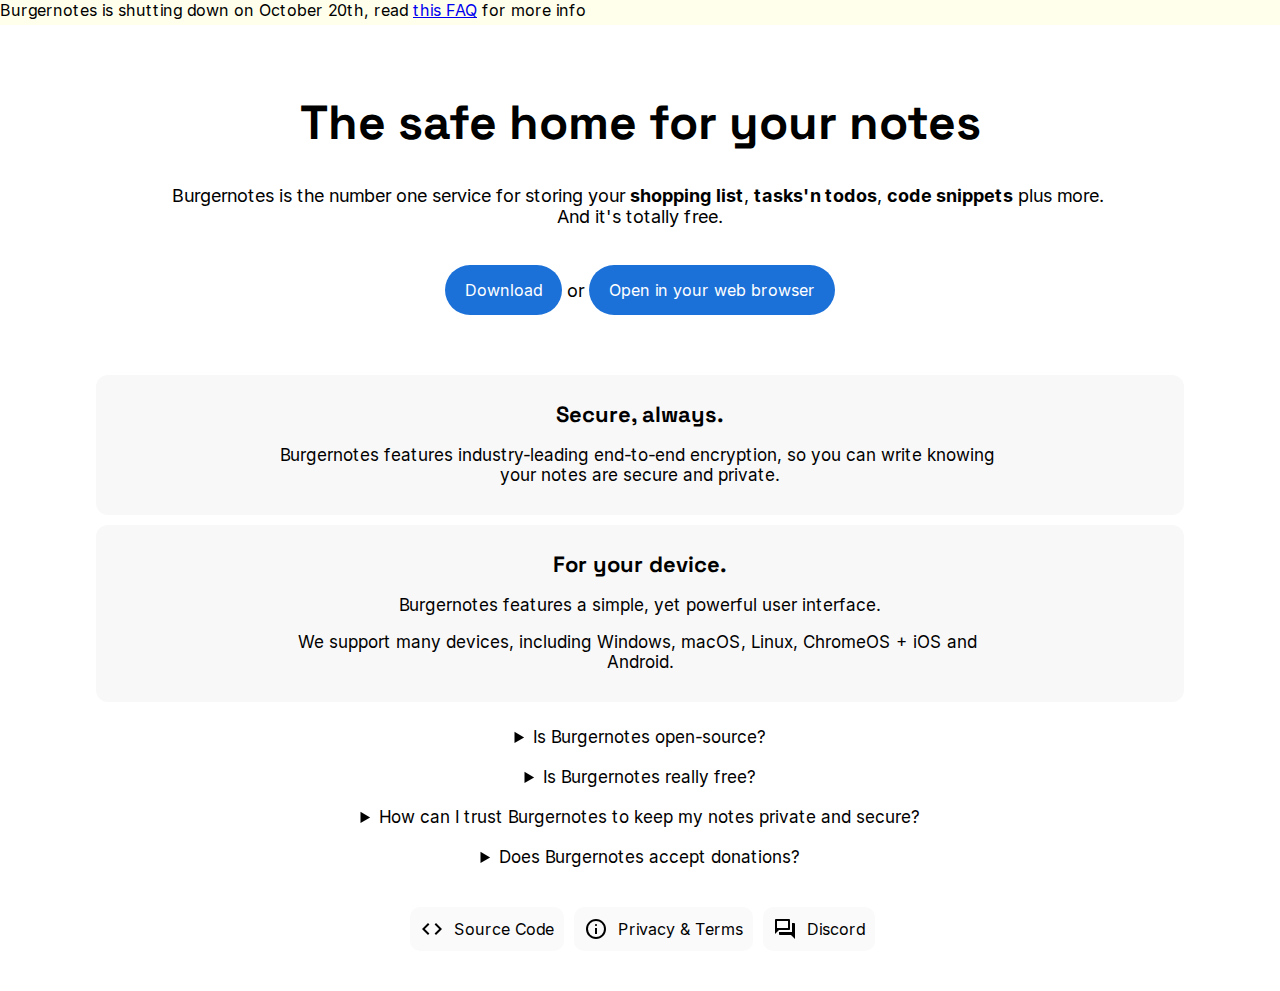
<file: index.html>
<!DOCTYPE html>
<html lang="en">

<head>
    <title>Burgernotes</title>
    <meta charset="UTF-8" />
    <meta http-equiv="X-UA-Compatible" content="IE=edge" />
    <meta name="viewport" content="width=device-width, initial-scale=1, maximum-scale=1">
    <link rel="stylesheet" type="text/css" href="/static/css/style.css" />
    <meta content="Burgernotes" property="og:title" />
    <meta content="A simple note-taking app!" property="og:description" />
    <link rel="icon" href="/static/svg/favicon.svg">
</head>

<p class="alertDiv">Burgernotes is shutting down on October 20th, read <a href="/shutdown">this FAQ</a> for more info</p>

<body>
    <br><br><br>
    <div class="mainDiv">
        <div class="startDiv">
            <h1>The safe home for your notes</h1>
            <p class="burgerText">Burgernotes is the number one service for storing your <b>shopping list</b>, <b>tasks'n todos</b>, <b>code snippets</b> plus more. And it's totally free.</p>
            <br>
            <div class="hAlign downloadDiv">
                <a href="/download"><div class="vAlign"><text>Download</text></div></a>
                <div class="vAlign"><p> or </p></div>
                <a href="/app"><div class="vAlign"><text>Open in your web browser</text></div></a>
            </div>
            <br><br>
            <br>
        </div>

        <div class="feature black">
            <h1>Secure, always.</h1>
            <p>Burgernotes features industry-leading end-to-end encryption, so you can write knowing your notes are secure and private.</p>
        </div>

        <div class="feature black">
            <h1>For your device.</h1>
            <p>Burgernotes features a simple, yet powerful user interface.</p>
            <p>We support many devices, including Windows, macOS, Linux, ChromeOS + iOS and Android.</p>
        </div>

        <div class="feature" style="background-color: rgba(0, 0, 0, 0); margin-bottom: 0;">
            <details>
                <summary>Is Burgernotes open-source?</summary>
                <br>
                Burgernotes is licensed under the free and open-source license GNU AGPL v3.0, which guarantees your right to be able to use, modify, and share Burgernotes freely without restrictions.<br>
                <br>Unlike many other services, both our client and server software is open source, allowing you to self-host Burgernotes if you'd like.
            </details>
            <br>
            <details>
                <summary>Is Burgernotes really free?</summary>
                <br>
                Yes! We offer 25MB of storage by default, however you may request more by emailing support@cta.social. <br>There's no catch to this, we promise not to sell your data, and we don't display ads.
            </details>
            <br>
            <details>
                <summary>How can I trust Burgernotes to keep my notes private and secure?</summary>
                <br>
                We use bleeding-edge industry-leading encryption (AES-256 CBC) to keep your notes secure.<br>End-to-end encryption ensures your notes are only visible to you, not us, or anyone else. Our source code is fully open, meaning anyone can audit our encryption.<br>Our encryption is constantly recieving updates to remain on the very tip of what is most secure.
            </details>
            <br>
            <details>
                <summary>Does Burgernotes accept donations?</summary>
                <br>
                Yes! Donations of any amount is appreciated to keep Burgernotes running. <br>You may donate at https://www.ailur.dev/donate, the non-profit software project behind Burgernotes.
            </details>
        </div>

        <div class="links">
            <a href="https://concord.hectabit.org/hectabit/burgernotes"><img src="/static/svg/code.svg" alt=""><div class="vAlign">Source Code</div></a>
            <a href="/privacy"><img src="/static/svg/info.svg" alt=""><div class="vAlign">Privacy &amp; Terms</div></a>
            <a href="https://discord.gg/8EbKTjmH2d"><img src="/static/svg/forum.svg" alt=""><div class="vAlign">Discord</div></a>
        </div>
        <br>
    </div>
</body>

</html>
</file>
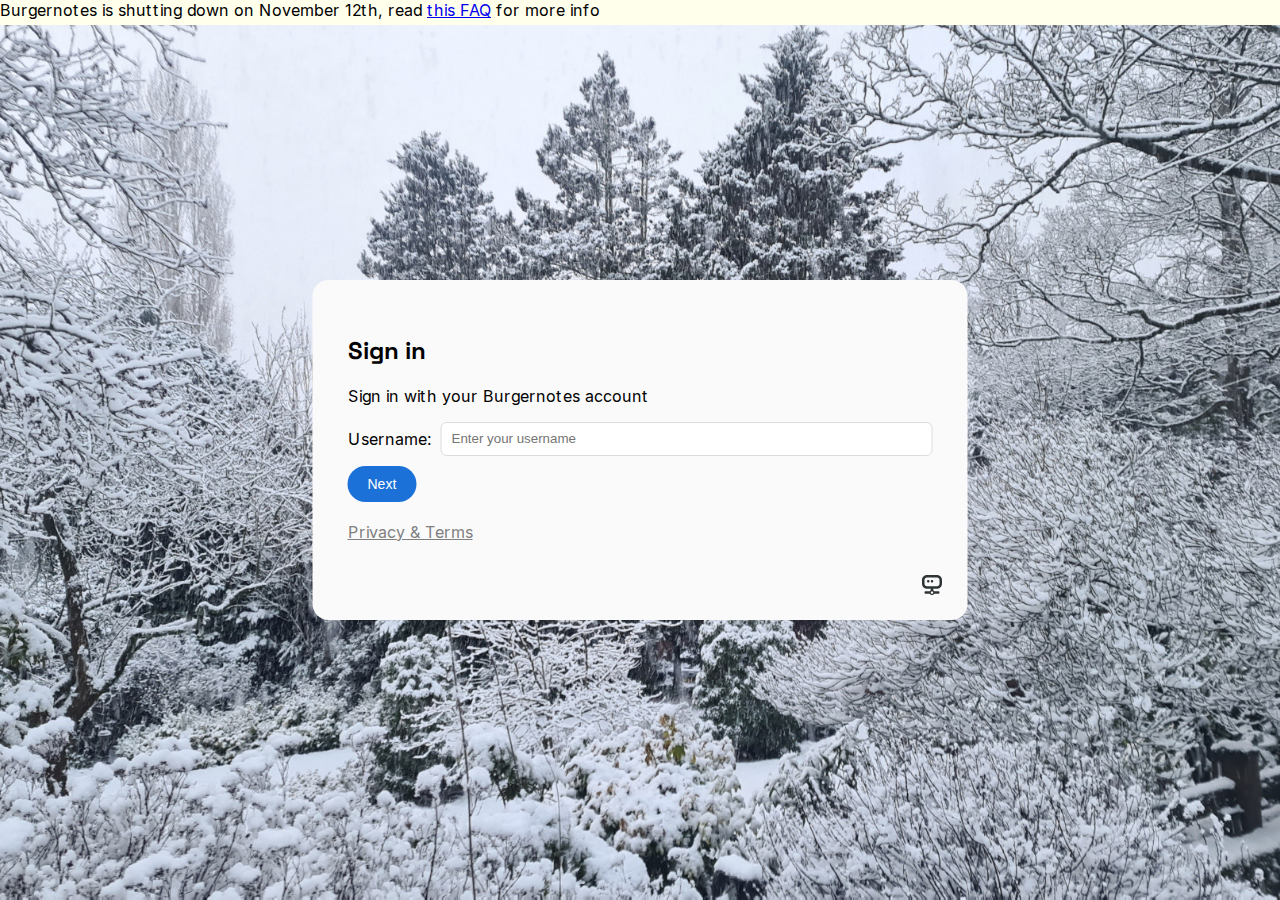
<file: app/index.html>
<!DOCTYPE html>
<html lang="en">

<head>
    <title>Burgernotes</title>
    <meta charset="UTF-8" />
    <meta http-equiv="X-UA-Compatible" content="IE=edge" />
    <meta name="viewport" content="width=device-width, initial-scale=1, maximum-scale=1">
    <link rel="stylesheet" type="text/css" href="/static/css/style.css"/>
    <script type="text/javascript" src="/static/js/hash-wasm.js"></script>
    <link rel="icon" href="/static/svg/favicon.svg">
</head>

<noscript>
    <meta http-equiv="refresh" content="0; url=/login"/>
</noscript>

<body>
    <div class="topBar" id="topBar">
        <div class="modernToolbar">
            <button class="usernameBox hidden" onclick="handleGesture()" id="backButton"><div class="vcenter"><img alt="Back arrow" src="/static/svg/arrow-back.svg"></div></button>
            <button class="count" id="wordCountBox">0 words</button>
            <button id="usernameBox" class="usernameBox"><div class="vcenter"><img alt="Account settings" src="/static/svg/acct-settings.svg"></div></button>
        </div>
    </div>

    <div id="notesBar" class="notesBar">
        <button id="newNote" class="newNote" style="margin-left: 5px;">
            <div class="vcenter"><img id="newNoteImage" draggable="false" alt="" src="/static/svg/add.svg"></div>
        </button>
        <button id="removeBox" class="newNote remove">
            <div class="vcenter"><img id="deleteNoteImage" draggable="false" alt="" src="/static/svg/delete.svg"></div>
        </button>
        <div id="notesDiv" class="notesDiv">
            <button class="loadingStuff" id="loadingStuff">Meow :3</button>
        </div>
    </div>

    <div id="optionsCoverDiv" class="optionsCoverDiv hidden">
        <div id="optionsDiv" class="optionsDiv hidden">
            <button class="exit" id="exitThing">X</button>
            <h3 class="w300">Your account</h3>
            <p id="usernameThing">Cannot connect to the server</p>
            <div class="section"></div>
            <p>Device settings</p>
            <div class="fontManipulator">
                <div class="vcenter"><text>Font size</text></div>
                <div class="vcenter textMinusBox"><button id="textMinusBox">-</button></div>
                <div class="vcenter textSizeBox"><text style="background-color: rgba(0, 0, 0, 0) !important;" id="textSizeBox">16px</text></div>
                <div class="vcenter"><button id="textPlusBox">+</button></div>
            </div>
            <div class="section"></div>
            <p>Storage</p>
            <progress id="storageProgressThing" value="0" max="100"></progress><br>
            <p id="storageThing">Cannot connect to the server</p>
            <div class="section"></div>
            <p>Account management</p>
            <button id="deleteMyAccountButton"><img src="/static/svg/delete_forever.svg" alt="">Delete account</button>
            <button id="changePasswordButton"><img src="/static/svg/password.svg" alt="">Change password</button>
            <button id="exportNotesButton"><img src="/static/svg/download.svg" alt="">Export notes</button>
            <button id="importNotesButton"><img src="/static/svg/upload.svg" alt="">Import notes</button>
            <button id="sessionManagerButton"><img src="/static/svg/list.svg" alt="">View sessions</button>
            <button class="lastButton" id="logOutButton"><img src="/static/svg/logout.svg" alt="">Log out</button>
        </div>
        <div id="sessionManagerDiv" class="optionsDiv hidden">
            <button class="exit" id="exitSessionsThing">X</button>
            <h3 class="w300">Session manager</h3>
            <p>Manage your sessions</p>
            <div class="section"></div>
            <div class="sessionDiv" id="sessionDiv">
            </div>
        </div>
        <div id="importDiv" class="optionsDiv hidden">
            <button class="exit" id="exitImportThing">X</button>
            <h3 class="w300">Import manager</h3>
            <p>Import your notes from your device</p>
            <div class="section"></div>
            <button onclick="uploadThing.click()" id="importFile">Browse</button>
            <button id="importFileConfirm">Upload</button>
        </div>
        <div id="errorDiv" class="optionsDiv hidden">
            <p id="errorMessageThing"></p>
            <input class="hidden" id="errorInput" type="text" placeholder=""><br>
            <button style="margin-bottom: 5px;" class="normalButton hidden" id="browseButton" onclick="uploadThing.click()">Browse</button>
            <button class="normalButton" id="closeErrorButton">Ok</button>
            <button class="normalButton hidden" id="cancelErrorButton">Cancel</button>
        </div>
    </div>

    <div class="noteBox" id="noteBoxDiv">
        <div id="noteBox" class="noteBoxText"></div>
    </div>
    <input type="file" id="uploadThing" class="hidden"> <!-- This is only ever .click()'d so it doesn't need to be styled -->

    <script>
        document.addEventListener("DOMContentLoaded", function() {
            for (let i = 0; i < 40; i++) {
                notesDiv.appendChild(loadingStuff.cloneNode())
            }
            loadingStuff.remove()
        })
    </script>
    <script src="/static/js/pell.js"></script>
    <script type="text/javascript" src="/static/js/main.js"></script>
</body>

</html>
</file>
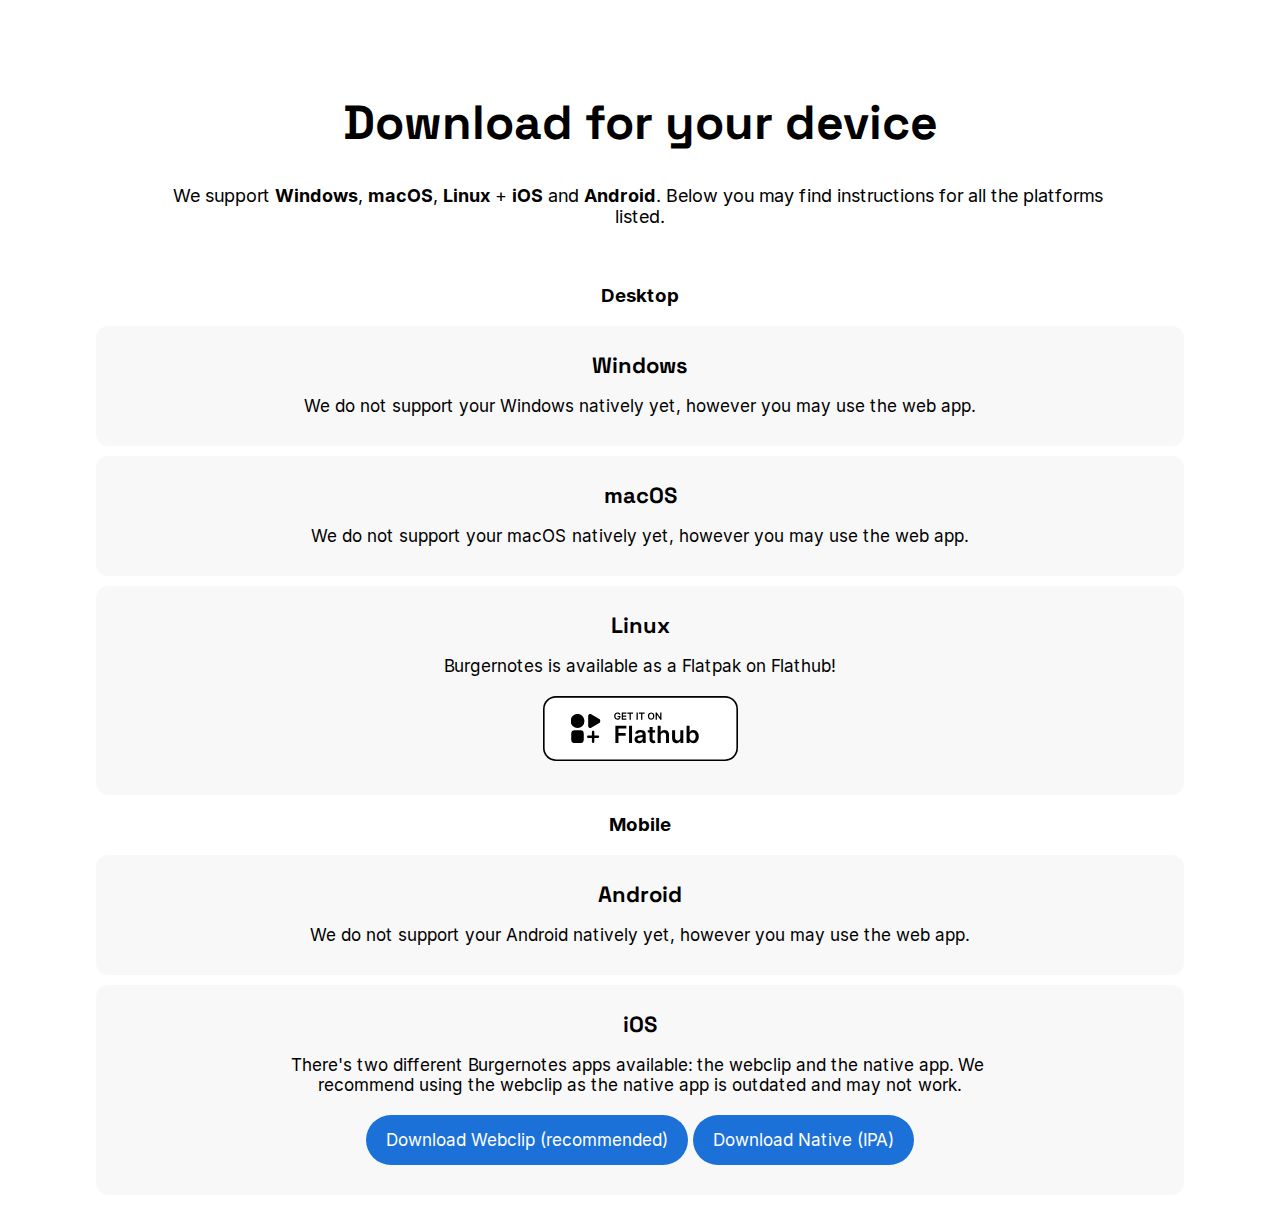
<file: download/index.html>
<!DOCTYPE html>
<html lang="en">

<head>
    <title>Download Burgernotes</title>
    <meta charset="UTF-8" />
    <meta http-equiv="X-UA-Compatible" content="IE=edge" />
    <meta name="viewport" content="width=device-width, initial-scale=1, maximum-scale=1">
    <link rel="stylesheet" type="text/css" href="/static/css/style.css" />
    <meta content="Burgernotes" property="og:title" />
    <meta content="A simple note-taking app!" property="og:description" />
    <link rel="icon" href="/static/svg/favicon.svg">
</head>

<body>
    <br><br><br>
    <div class="mainDiv">
    <div class="startDiv">
        <h1>Download for your device</h1>
        <p class="burgerText">We support <b>Windows</b>, <b>macOS</b>, <b>Linux</b> + <b>iOS</b> and <b>Android</b>. Below you may find instructions for all the platforms listed.</p>
        <br>
    </div>

    <h3>Desktop</h3>
    <div class="feature black"><h1>Windows</h1>
    <p>We do not support your Windows natively yet, however you may use the web app.</p></div>
    <div class="feature black"><h1>macOS</h1>
    <p>We do not support your macOS natively yet, however you may use the web app.</p></div>
    <div class="feature black"><h1>Linux</h1>
    <p>Burgernotes is available as a Flatpak on Flathub!</p><br>
    <a style="padding: 0; margin-top: 5px; background-color: rgba(0, 0, 0, 0);" href="https://flathub.org/apps/org.hectabit.Burgernotes">
    <img height="65px" src="/static/svg/flathublight.svg"></div>
    </a>
    <h3>Mobile</h3>
    <div class="feature black"><h1>Android</h1>
    <p>We do not support your Android natively yet, however you may use the web app.</p></div>
    <div class="feature black"><h1>iOS</h1>
    <p>There's two different Burgernotes apps available: the webclip and the native app. We recommend using the webclip as the native app is outdated and may not work.</p>
    <br>
    <div class="hAlign downloadDiv">
        <a href="/static/burgernotes.mobileconfig">Download Webclip (recommended)</a>
        &nbsp
        <a href="https://centrifuge.hectabit.org/HectaBit/Burgernotes-iOS/releases/download/b1.0.0/Burgernotes.ipa">Download Native (IPA)</a>
    </div>
    </div>
</div>
    <br>
</body>

</html>
</file>
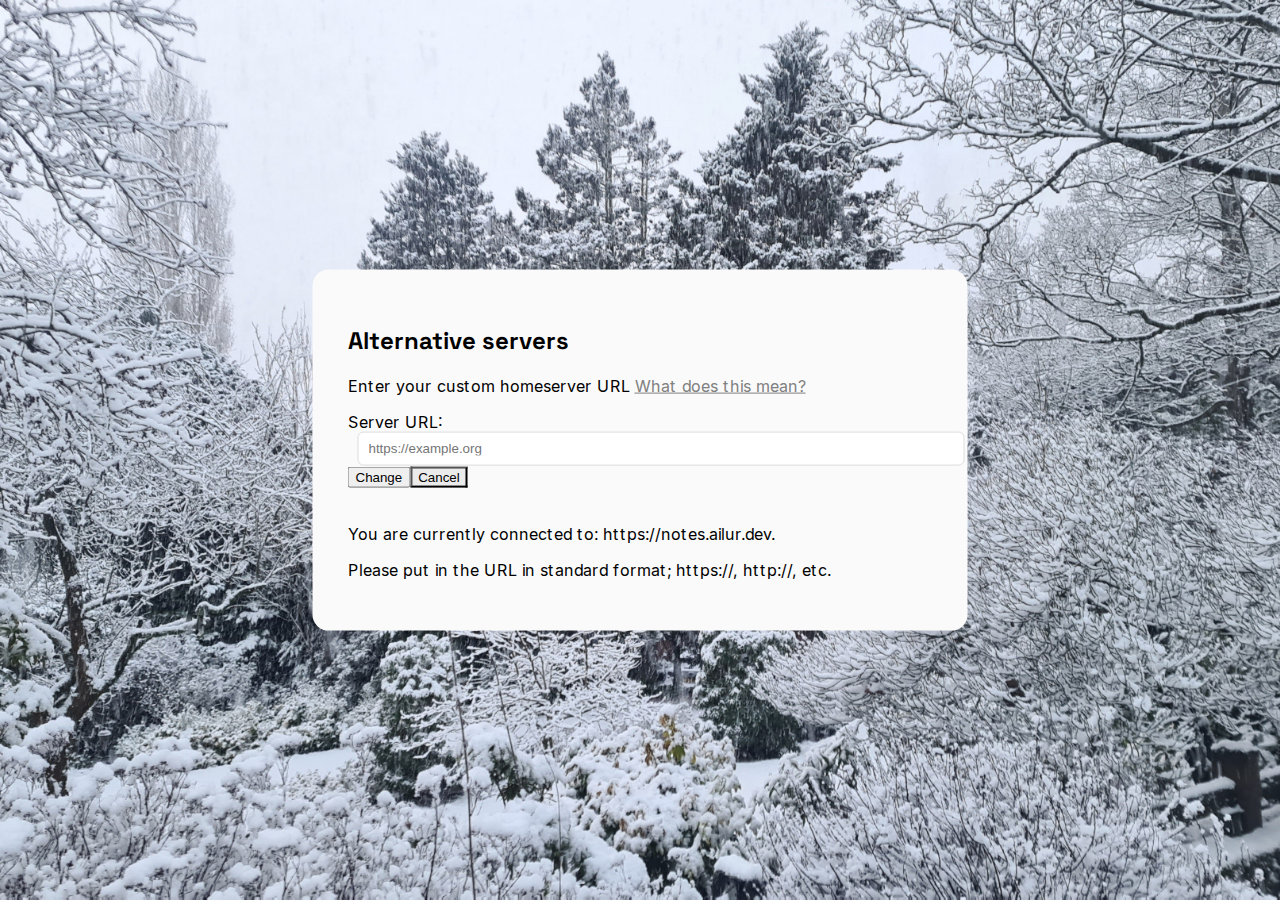
<file: homeserver/index.html>
<!DOCTYPE html>
<html lang="en">

<head>
    <title>Homeserver - Burgernotes</title>
    <meta charset="UTF-8">
    <meta http-equiv="X-UA-Compatible" content="IE=edge">
    <meta name="viewport" content="width=device-width, initial-scale=1, maximum-scale=1">
    <link rel="stylesheet" type="text/css" href="../static/css/style.css">
    <link rel="icon" href="/static/svg/favicon.svg">
    <script src="/static/js/hash-wasm.js"></script>
</head>

<body>
    <img src="/static/img/background.jpg" class="background" alt="">
    <div class="inoutdiv">
        <h2>Alternative servers</h2>
        <p>Enter your custom homeserver URL <a href="/">What does this mean?</a></p>

        <span id="inputNameBox" style="margin-right: 5px;color: var(--text-color);">Server URL:</span><input type="text" placeholder="https://example.org" id="homeserverBox"><br>
        <button id="changeButton">Change</button><button class="nonimportant" id="backButton">Cancel</button><br><br>

        <p id="statusBox">Loading...</p>
        <p>Please put in the URL in standard format; https://, http://, etc.</p>
    </div>

    <script type="text/javascript" src="/static/js/homeserver.js"></script>
</body>

</html>
</file>
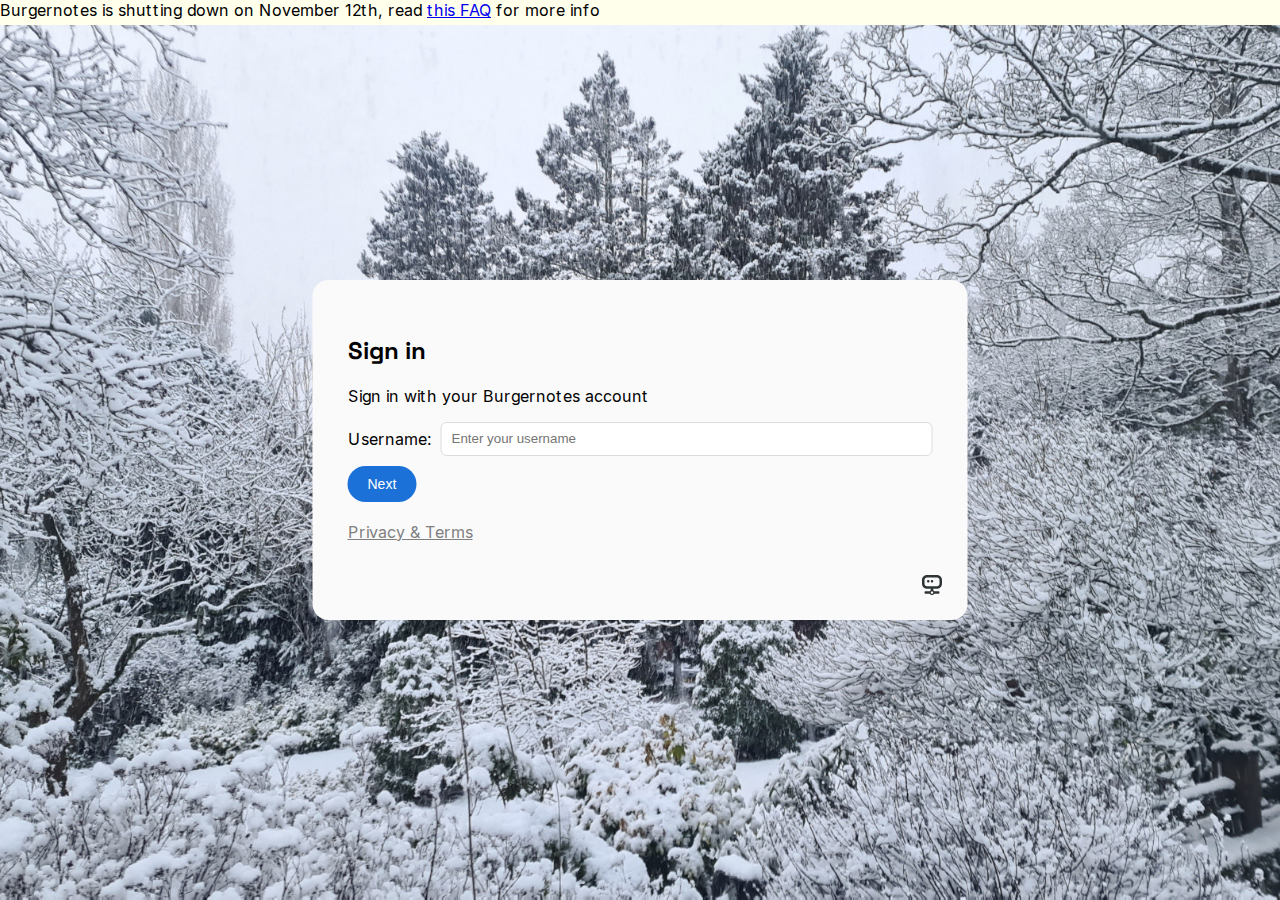
<file: login/index.html>
<!DOCTYPE html>
<html lang="en">

<head>
    <title>Sign in - Burgernotes</title>
    <meta charset="UTF-8" />
    <meta http-equiv="X-UA-Compatible" content="IE=edge" />
    <meta name="viewport" content="width=device-width, initial-scale=1, maximum-scale=1">
    <link rel="stylesheet" type="text/css" href="/static/css/style.css" />
    <script src="/static/js/hash-wasm.js"></script>
    <link rel="icon" href="/static/svg/favicon.svg">
</head>

<p class="alertDiv">Burgernotes is shutting down on November 12th, read <a href="/shutdown">this FAQ</a> for more info</p>

<body>
    <img src="/static/img/background.jpg" class="background" alt="">
    <div class="inoutdiv">
        <noscript>
            <style>
                .checkMark {
                    width: inherit !important;
                    height: inherit !important;
                    display: block !important;
                    position: fixed !important;
                    left: 50%;
                    top: 50%;
                    transform: translate(calc(-50% - 125px), calc(-50% - 16px));
                }

                .noContent {
                    display: inherit;
                }

                .content {
                    display: none;
                }

                .checkMark:checked ~ .content {
                    display: inherit !important;
                }

                .checkMark:checked ~ .noContent {
                    display: none !important;
                }

                .checkMark:checked {
                    display: none !important;
                }
            </style>
        </noscript>
        <input type="checkbox" class="checkMark">
        <div class="noContent">
            <h2 style="display: block !important;">Your web browser is unsupported</h2>
            <p>Please enable JavaScript in your web browser to continue</p>
            <p style="margin-bottom: 135px;">False alarm? Click the     checkmark to ignore this warning.</p>
        </div>
        <div class="content">
            <h2>Sign in</h2>
            <p id="statusBox"></p>
            <div class="inputContainer" id="inputContainer">
                <div class="vAlign"><span id="inputNameBox"></span></div>
                <input id="usernameBox" class="hidden" type="text" placeholder="Enter your username">
                <input id="passwordBox" class="hidden" type="password" placeholder="Enter your password">
            </div>
            <button class="clickButton" id="signupButton">Next</button>
            <button id="backButton" class="clickButton hidden nonimportant">Back</button>
            <br><br>
            <div style="display: flex;"><p class="hidden" id="homeserver">Your homeserver is loading... </p><div style="display: flex;flex-direction: column;justify-content: center;"><a class="hidden" href="/homeserver">Change</a></div></div>
            <a class="iconbutton" title="Change homeserver" href="/homeserver/"><div class="vcenter"><img src="/static/svg/server.svg" alt="Homeservers"></div></a>
            <a href="/privacy/">Privacy &amp; Terms</a>
        </div>
    </div>

    <script type="text/javascript" src="../static/js/login.js"></script>
</body>
</file>
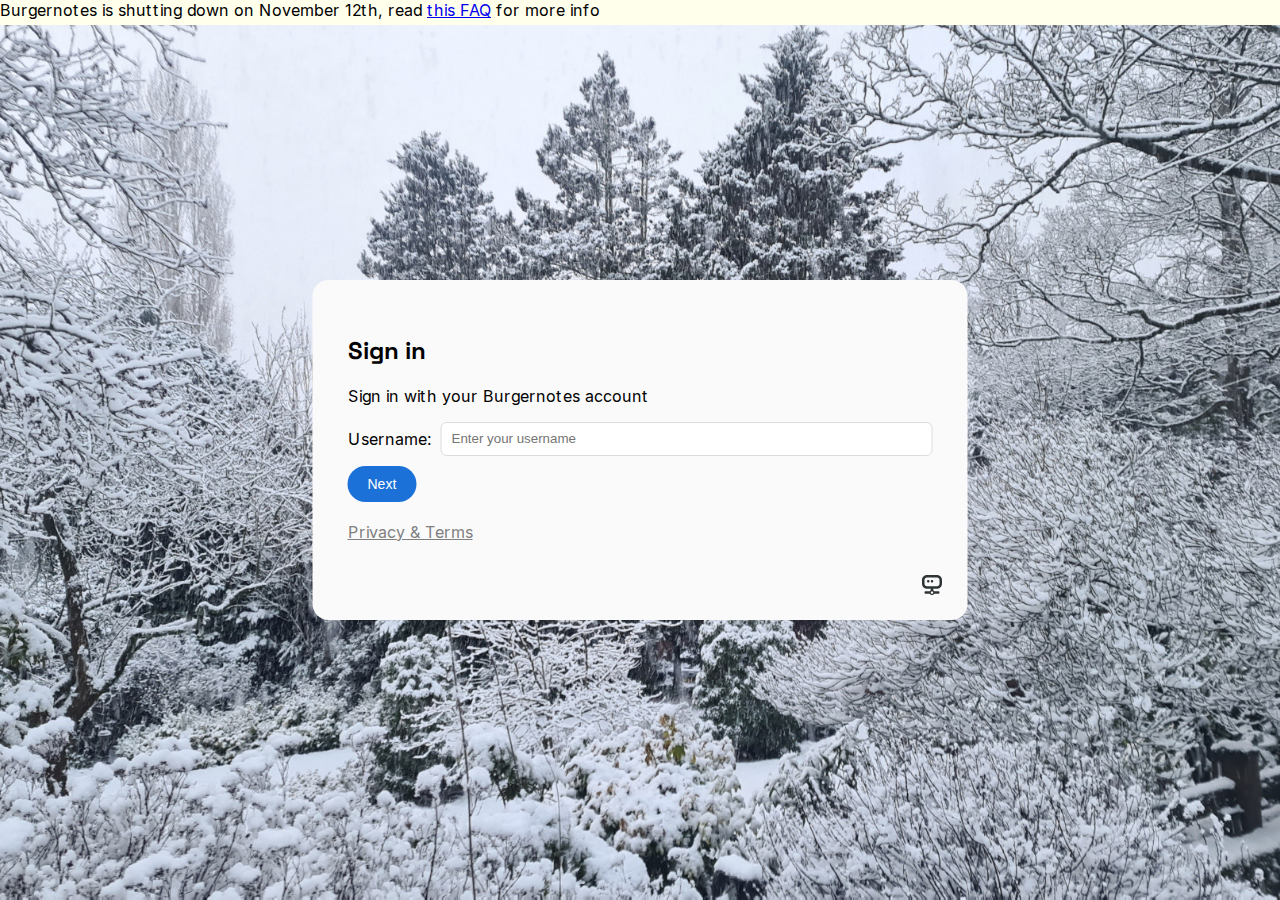
<file: logout/index.html>
<!DOCTYPE html>
<html lang="en">

<head>
    <title>Burgernotes</title>
    <meta charset="UTF-8" />
    <meta http-equiv="X-UA-Compatible" content="IE=edge" />
    <link rel="icon" href="/static/svg/favicon.svg">
</head>
<p>Logging out...</p>
<script src="/static/js/logout.js"></script>
</file>
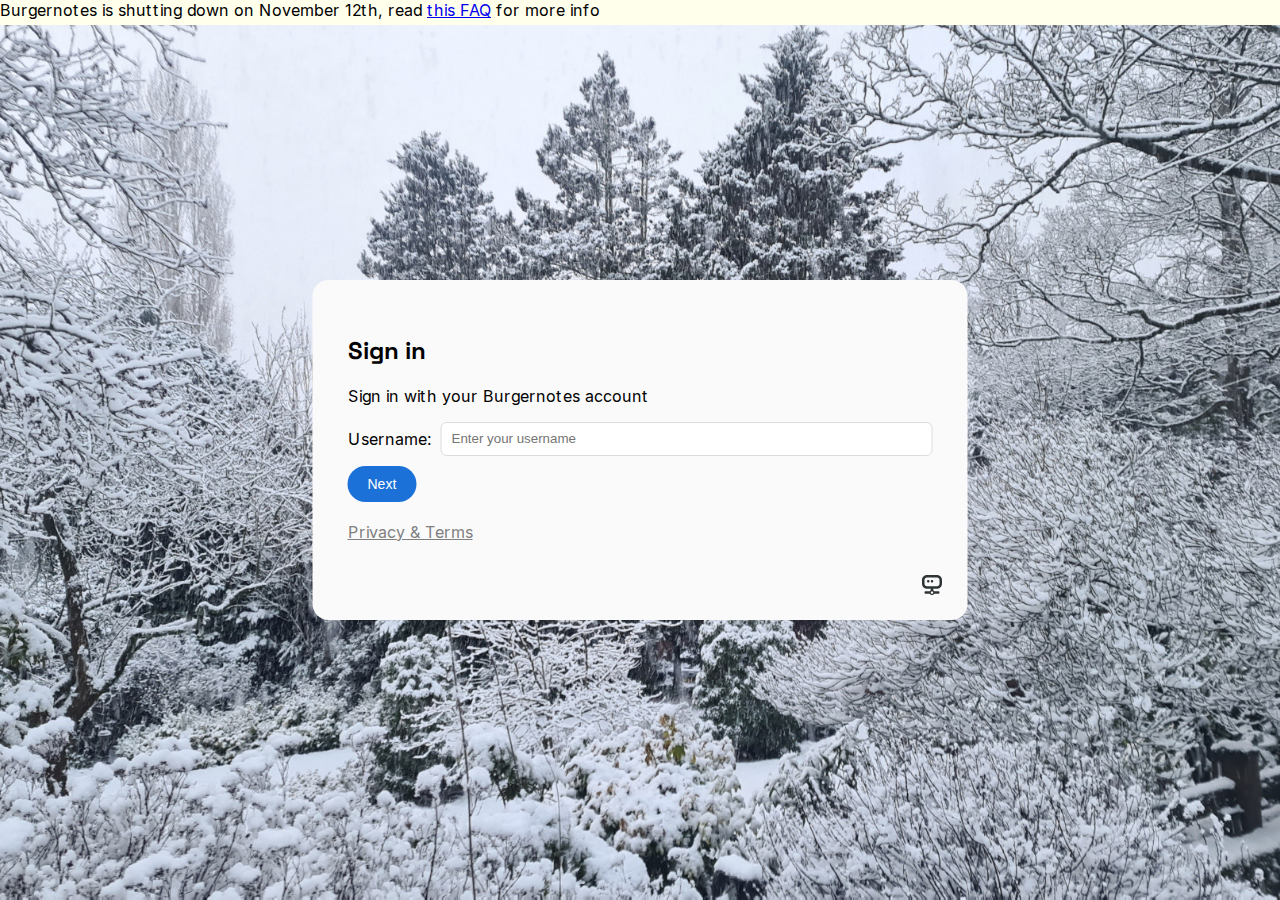
<file: migrate/index.html>
<!DOCTYPE html>
<html lang="en">
<head>
    <title>Burgernotes</title>
    <meta charset="UTF-8" />
    <meta http-equiv="X-UA-Compatible" content="IE=edge" />
    <meta name="viewport" content="width=device-width, initial-scale=1, maximum-scale=1">
    <link rel="stylesheet" type="text/css" href="/static/css/style.css"/>
    <script type="text/javascript" src="/static/js/hash-wasm.js"></script>
    <script type="text/javascript" src="/static/js/crypto-js.js"></script>
    <script type="text/javascript" src="/static/js/migrate.js"></script>
    <link rel="icon" href="/static/svg/favicon.svg">
</head>
<body>
    <img src="/static/img/background.jpg" class="background" alt="">
    <div class="inoutdiv">
        <noscript>
            <style>
                .checkMark {
                    width: inherit !important;
                    height: inherit !important;
                    display: block !important;
                    position: fixed !important;
                    left: 50%;
                    top: 50%;
                    transform: translate(calc(-50% - 125px), calc(-50% - 16px));
                }

                .noContent {
                    display: inherit;
                }

                .content {
                    display: none;
                }

                .checkMark:checked ~ .content {
                    display: inherit !important;
                }

                .checkMark:checked ~ .noContent {
                    display: none !important;
                }

                .checkMark:checked {
                    display: none !important;
                }
            </style>
        </noscript>
        <input type="checkbox" class="checkMark">
        <div class="noContent">
            <h2 style="display: block !important;">Your web browser is unsupported</h2>
            <p>Please enable JavaScript in your web browser to continue</p>
            <p style="margin-bottom: 135px;">False alarm? Click the     checkmark to ignore this warning.</p>
        </div>
        <div class="content">
            <h2 id="title">Burgernotes Migrator</h2>
            <p id="information">Welcome to the Burgernotes Migration wizard! Before we begin migration, there are a few things you should know.</p>
            <button onclick="buttonClick()" class="clickButton">Continue</button>
            <button id="backButton" onclick="back()" class="clickButton nonimportant hidden">Back</button>
        </div>
    </div>
</body>
</html>
</file>
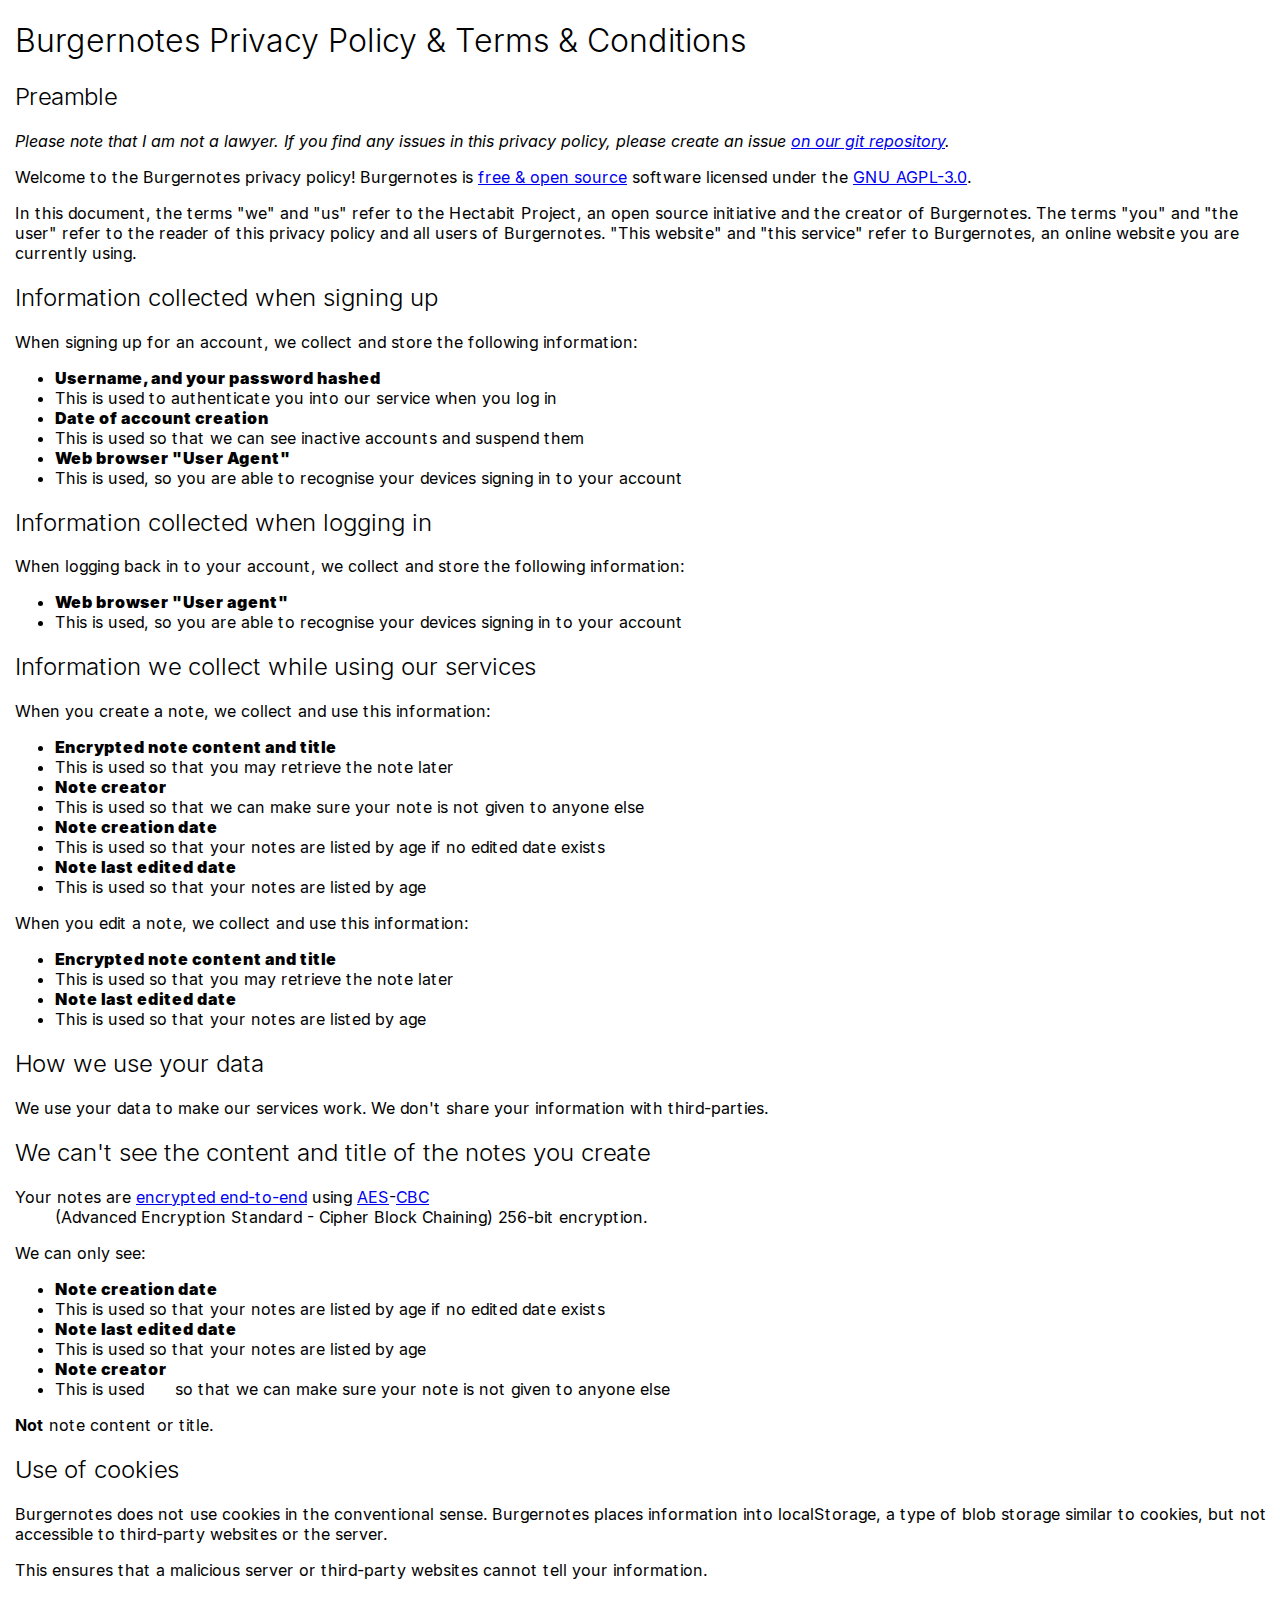
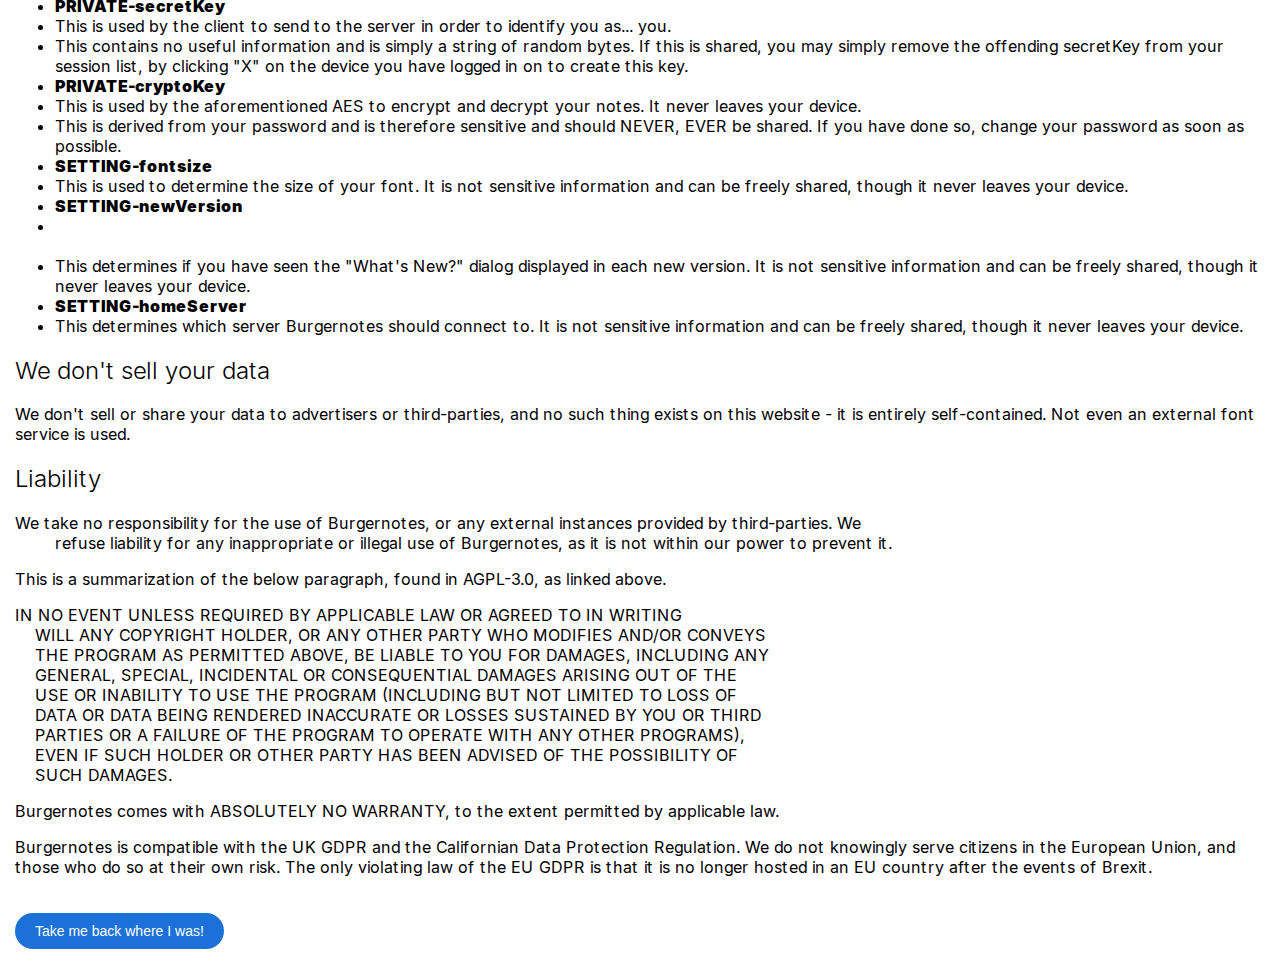
<file: privacy/index.html>
<!DOCTYPE html>
<html lang="en">

<head>
    <title>Burgernotes Privacy &amp; Terms</title>
    <meta charset="UTF-8" />
    <meta http-equiv="X-UA-Compatible" content="IE=edge" />
    <meta name="viewport" content="width=device-width, initial-scale=1, maximum-scale=1">
    <link rel="stylesheet" type="text/css" href="/static/css/style.css" />
    <link rel="icon" href="/static/svg/favicon.svg">
    <script src="/static/js/back.js"></script>
</head>

<body>
    <h1 class="w300">Burgernotes Privacy Policy &amp; Terms & Conditions</h1>
    <h2 class="w300">Preamble</h2>
    <p><i>Please note that I am not a lawyer. If you find any issues in this privacy policy, please create an issue <a href="https://concord.hectabit.org/HectaBit/Burgernotes/issues/new">on our git repository</a>.</i></p>
    <p>Welcome to the Burgernotes privacy policy! Burgernotes is <a
             href="https://concord.hectabit.org/hectabit/burgernotes">free & open source</a> software licensed under the <a
            href="https://www.gnu.org/licenses/agpl-3.0.en.html">GNU AGPL-3.0</a>.</p>
    <p>In this document, the terms "we" and "us" refer to the Hectabit Project, an open source initiative and the creator of Burgernotes. The terms "you" and "the user" refer to the reader of this privacy policy and all users of Burgernotes. "This website" and "this service" refer to Burgernotes, an online website you are currently using.</p>
    <h2 class="w300">Information collected when signing up</h2>
    <p>When signing up for an account, we collect and store the following information:</p>
    <ul>
        <li class="w900">Username, and your password hashed</li>
        <li>This is used to authenticate you into our service when you log in</li>
        <li class="w900">Date of account creation</li>
        <li>This is used so that we can see inactive accounts and suspend them</li>
        <li class="w900">Web browser "User Agent"</li>
        <li>This is used, so you are able to recognise your devices signing in to your account</li>
    </ul>
    <h2 class="w300">Information collected when logging in</h2>
    <p>When logging back in to your account, we collect and store the following information:</p>
    <ul>
        <li class="w900">Web browser "User agent"</li>
        <li>This is used, so you are able to recognise your devices signing in to your account</li>
    </ul>
    <h2 class="w300">Information we collect while using our services</h2>
    <p>When you create a note, we collect and use this information:</p>
    <ul>
        <li class="w900">Encrypted note content and title</li>
        <li>This is used so that you may retrieve the note later</li>
        <li class="w900">Note creator</li>
        <li>This is used so that we can make sure your note is not given to anyone else</li>
        <li class="w900">Note creation date</li>
        <li>This is used so that your notes are listed by age if no edited date exists</li>
        <li class="w900">Note last edited date</li>
        <li>This is used so that your notes are listed by age</li>
    </ul>
    <p>When you edit a note, we collect and use this information:</p>
    <ul>
        <li class="w900">Encrypted note content and title</li>
        <li>This is used so that you may retrieve the note later</li>
        <li class="w900">Note last edited date</li>
        <li>This is used so that your notes are listed by age</li>
    </ul>
    <h2 class="w300">How we use your data</h2>
    <p>We use your data to make our services work. We don't share your information with third-parties.</p>
    <h2 class="w300">We can't see the content and title of the notes you create</h2>
    <p>Your notes are <a href="https://en.wikipedia.org/wiki/End-to-end_encryption">encrypted end-to-end</a> using <a href="https://en.wikipedia.org/wiki/Advanced_Encryption_Standard">AES</a>-<a href="https://en.wikipedia.org/wiki/Block_cipher_mode_of_operation">CBC</a>
        (Advanced Encryption Standard - Cipher Block Chaining) 256-bit encryption.</p>
    <p>We can only see:</p>
    <ul>
        <li class="w900">Note creation date</li>
        <li>This is used so that your notes are listed by age if no edited date exists</li>
        <li class="w900">Note last edited date</li>
        <li>This is used so that your notes are listed by age</li>
        <li class="w900">Note creator</li>
        <li>This is used	so that we can make sure your note is not given to anyone else</li>
    </ul>
    <p><b>Not</b> note content or title.</p>
    <h2 class="w300">Use of cookies</h2>
    <p>Burgernotes does not use cookies in the conventional sense. Burgernotes places information into localStorage, a type of blob storage similar to cookies, but not accessible to third-party websites or the server.</p>
    <p>This ensures that a malicious server or third-party websites cannot tell your information.</p>
    <ul>
        <li class="w900">PRIVATE-secretKey</li>
        <li>This is used by the client to send to the server in order to identify you as... you.</li>
        <li>This contains no useful information and is simply a string of random bytes. If this is shared, you may simply remove the offending secretKey from your session list, by clicking "X" on the device you have logged in on to create this key.</li>
        <li class="w900">PRIVATE-cryptoKey</li>
        <li>This is used by the aforementioned AES to encrypt and decrypt your notes. It never leaves your device.</li>
        <li>This is derived from your password and is therefore sensitive and should NEVER, EVER be shared. If you have done so, change your password as soon as possible.</li>
        <li class="w900">SETTING-fontsize</li>
        <li>This is used to determine the size of your font. It is not sensitive information and can be freely shared, though it never leaves your device.</li>
        <li class="w900">SETTING-newVersion<li>
        <li>This determines if you have seen the "What's New?" dialog displayed in each new version. It is not sensitive information and can be freely shared, though it never leaves your device.</li>
        <li class="w900">SETTING-homeServer</li>
        <li>This determines which server Burgernotes should connect to. It is not sensitive information and can be freely shared, though it never leaves your device.</li>
    </ul>
    <h2 class="w300">We don't sell your data</h2>
    <p>We don't sell or share your data to advertisers or third-parties, and no such thing exists on this website - it is entirely self-contained. Not even an external font service is used.</p>
    <h2 class="w300">Liability</h2>
    <p>We take no responsibility for the use of Burgernotes, or any external instances provided by third-parties. We
        refuse liability for any inappropriate or illegal use of Burgernotes, as it is not within our power to prevent it.</p>
    <p>This is a summarization of the below paragraph, found in AGPL-3.0, as linked above.</p>
    <p>IN NO EVENT UNLESS REQUIRED BY APPLICABLE LAW OR AGREED TO IN WRITING
    WILL ANY COPYRIGHT HOLDER, OR ANY OTHER PARTY WHO MODIFIES AND/OR CONVEYS
    THE PROGRAM AS PERMITTED ABOVE, BE LIABLE TO YOU FOR DAMAGES, INCLUDING ANY
    GENERAL, SPECIAL, INCIDENTAL OR CONSEQUENTIAL DAMAGES ARISING OUT OF THE
    USE OR INABILITY TO USE THE PROGRAM (INCLUDING BUT NOT LIMITED TO LOSS OF
    DATA OR DATA BEING RENDERED INACCURATE OR LOSSES SUSTAINED BY YOU OR THIRD
    PARTIES OR A FAILURE OF THE PROGRAM TO OPERATE WITH ANY OTHER PROGRAMS),
    EVEN IF SUCH HOLDER OR OTHER PARTY HAS BEEN ADVISED OF THE POSSIBILITY OF
    SUCH DAMAGES.</p>
    <p>Burgernotes comes with ABSOLUTELY NO WARRANTY, to the extent permitted by applicable law.</p>
    <p>Burgernotes is compatible with the UK GDPR and the Californian Data Protection Regulation. We do not knowingly serve citizens in the European Union, and those who do so at their own risk. The only violating law of the EU GDPR is that it is no longer hosted in an EU country after the events of Brexit.</p>
    <br>
    <button class="clickButton" onclick="back()">Take me back where I was!</button>
    <br><br>
</body>

<style>
    body {
        margin-left: 15px;
    }
</style>

</html>
</file>
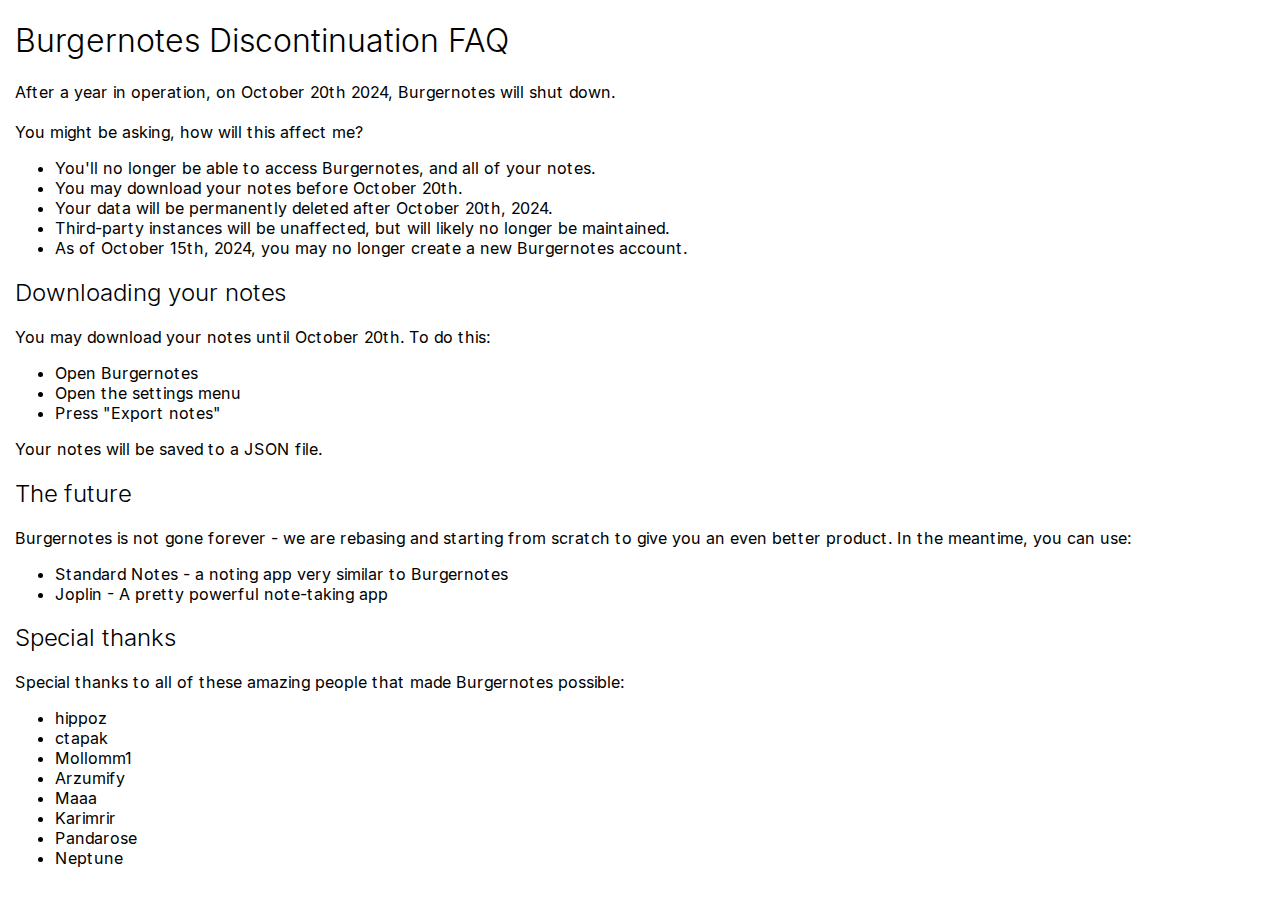
<file: shutdown/index.html>
<!DOCTYPE html>
<html lang="en">
<head>
    <title>Burgernotes</title>
    <meta charset="UTF-8" />
    <meta http-equiv="X-UA-Compatible" content="IE=edge" />
    <meta name="viewport" content="width=device-width, initial-scale=1, maximum-scale=1">
    <link rel="stylesheet" type="text/css" href="/static/css/style.css" />
    <link rel="icon" href="/static/svg/favicon.svg">
</head>
<body>
    <h1 class="w300">Burgernotes Discontinuation FAQ</h1>
    After a year in operation, on October 20th 2024, Burgernotes will shut down.
    <br><br>
    You might be asking, how will this affect me?
    <ul>
        <li>You'll no longer be able to access Burgernotes, and all of your notes.</li>
        <li>You may download your notes before October 20th.</li>
        <li>Your data will be permanently deleted after October 20th, 2024.</li>
        <li>Third-party instances will be unaffected, but will likely no longer be maintained.</li>
        <li>As of October 15th, 2024, you may no longer create a new Burgernotes account.</li>
    </ul>
    <h2 class="w300">Downloading your notes</h2>
    You may download your notes until October 20th. To do this:
    <ul>
        <li>Open Burgernotes</li>
        <li>Open the settings menu</li>
        <li>Press "Export notes"</li>
    </ul>
    Your notes will be saved to a JSON file.
    <h2 class="w300">The future</h2>
    Burgernotes is not gone forever - we are rebasing and starting from scratch to give you an even better product.
    In the meantime, you can use:
    <ul>
        <li>Standard Notes - a noting app very similar to Burgernotes</li>
        <li>Joplin - A pretty powerful note-taking app</li>
    </ul>
    <h2 class="w300">Special thanks</h2>
    Special thanks to all of these amazing people that made Burgernotes possible:
    <ul>
        <li>hippoz</li>
        <li>ctapak</li>
        <li>Mollomm1</li>
        <li>Arzumify</li>
        <li>Maaa</li>
        <li>Karimrir</li>
        <li>Pandarose</li>
        <li>Neptune</li>
        <li class="hidden" id="youThing"></li>
    </ul>
</body>

<style>
    body {
        margin-left: 15px;
        @media (prefers-color-scheme: dark) {
            color: white !important;
        }
    }
</style>

<script>
    fetch(localStorage.getItem("SETTING-homeServer") + "/api/userinfo", {
        method: "POST",
        body: JSON.stringify({
            secretKey: localStorage.getItem("PRIVATE-secretKey")
        }),
        headers: {
            "Content-type": "application/json; charset=UTF-8"
        }
    })
        .then((response) => {
            async function doStuff() {
                let responseData = await response.json()
                if (response.status === 200) {
                    let youThing = document.getElementById("youThing")
                    youThing.classList.remove("hidden")
                    youThing.innerText = "You, " + responseData["username"] + ", for using Burgernotes!"
                }
            }
            doStuff()
        })
</script>

</html>
</file>
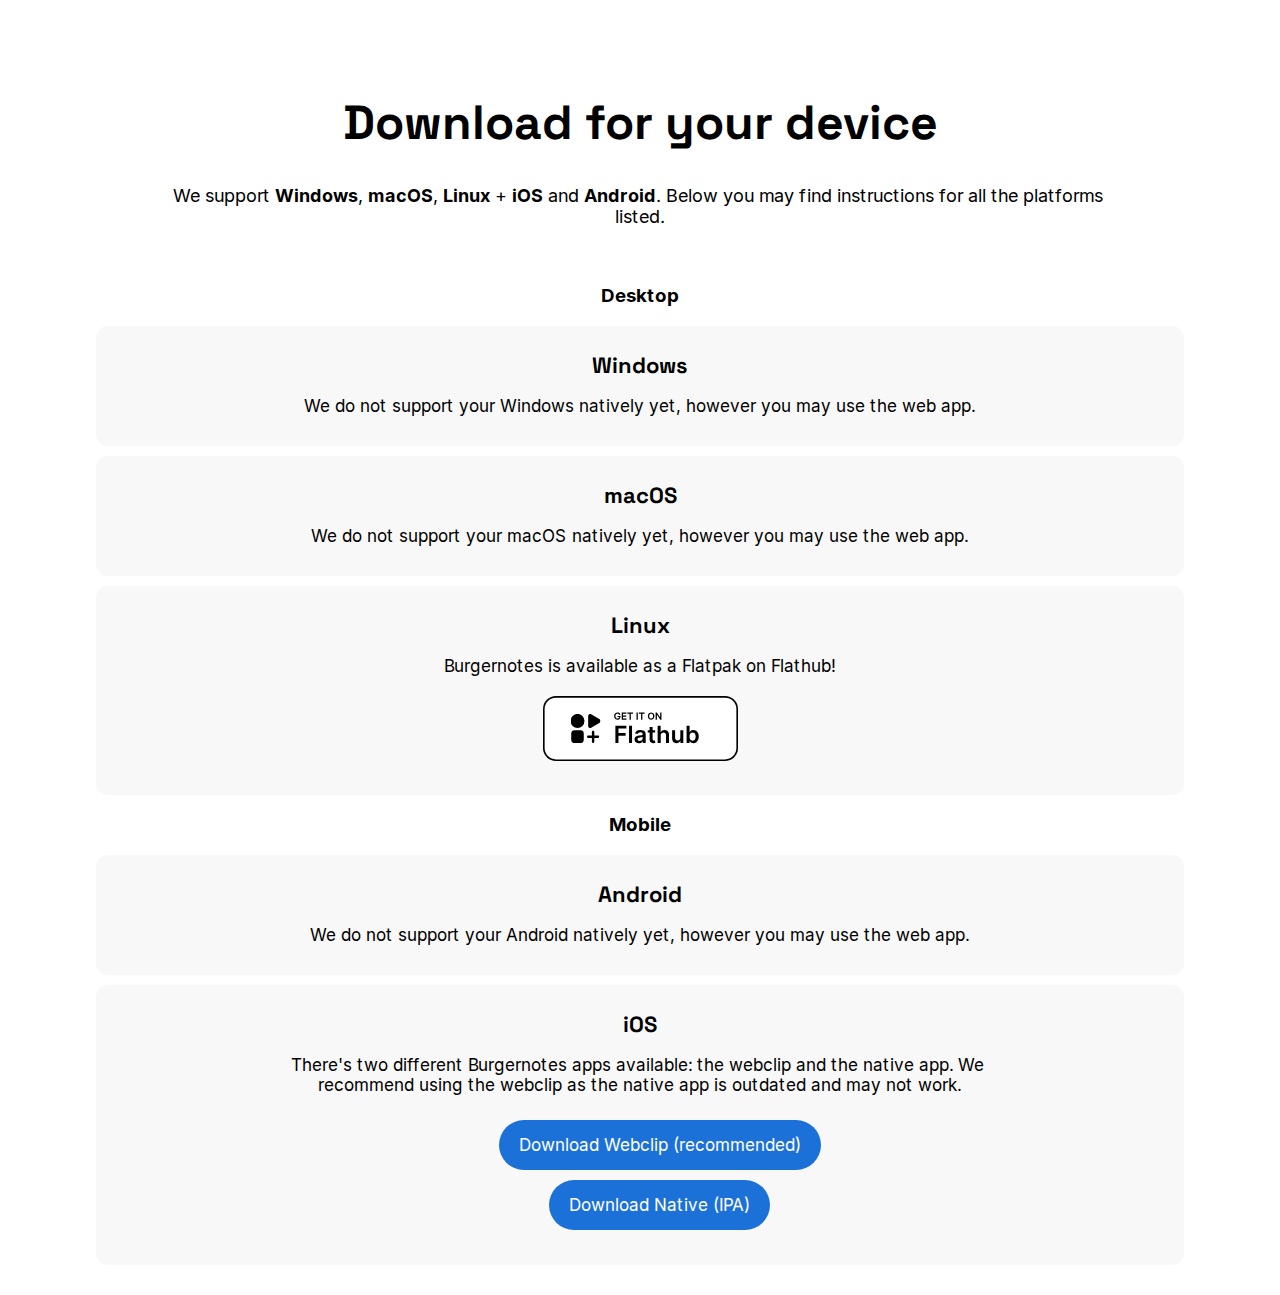
<file: download.html>
<!DOCTYPE html>
<html lang="en">

<head>
    <title>Burgernotes</title>
    <meta charset="UTF-8" />
    <meta http-equiv="X-UA-Compatible" content="IE=edge" />
    <meta name="viewport" content="width=device-width, initial-scale=1, maximum-scale=1">
    <link rel="stylesheet" type="text/css" href="/static/css/style.css" />
    <meta content="Burgernotes" property="og:title" />
    <meta content="A simple note-taking app!" property="og:description" />
    <link rel="icon" href="/static/svg/favicon.svg">
</head>

<body>
    <br><br><br>
    <div class="mainDiv">
    <div class="startDiv">
        <h1>Download for your device</h1>
        <p class="burgerText">We support <b>Windows</b>, <b>macOS</b>, <b>Linux</b> + <b>iOS</b> and <b>Android</b>. Below you may find instructions for all the platforms listed.</p>
        <br>
    </div>

    <h3>Desktop</h3>
    <div class="feature black"><h1>Windows</h1>
    <p>We do not support your Windows natively yet, however you may use the web app.</p></div>
    <div class="feature black"><h1>macOS</h1>
    <p>We do not support your macOS natively yet, however you may use the web app.</p></div>
    <div class="feature black"><h1>Linux</h1>
    <p>Burgernotes is available as a Flatpak on Flathub!</p><br>
    <a style="padding: 0; margin-top: 5px; background-color: rgba(0, 0, 0, 0);" href="https://flathub.org/apps/org.hectabit.Burgernotes">
    <img height="65px" src="/static/svg/flathublight.svg"></div>
    </a>
    <h3>Mobile</h3>
    <div class="feature black"><h1>Android</h1>
    <p>We do not support your Android natively yet, however you may use the web app.</p></div>
    <div class="feature black"><h1>iOS</h1>
    <p>There's two different Burgernotes apps available: the webclip and the native app. We recommend using the webclip as the native app is outdated and may not work.
        <br>
        <a href="/static/burgernotes.mobileconfig">Download Webclip (recommended)</a>
        <br>
        <a href="https://centrifuge.hectabit.org/HectaBit/Burgernotes-iOS/releases/download/b1.0.0/Burgernotes.ipa">Download Native (IPA)</a>
    </p>

    </div>
</div>
    <br>
</body>

</html>
</file>
<file: static/css/style.css>
@import url("/static/fonts/inter.css");
@import url("/static/fonts/space-grotesk.css");

:root {
    --contrast: #eee;
    --contrast2: #fff;
    --bar: #FAFAFA;
    --editor: #ffffff;
    --text-color: #000000;
    --border-color: #dcdcdc;
    --theme-color: #1c71d8;
    --note-theme-color: #CDE1EC;
    --hover-theme-color: #4990e7;
    --nonimporant-theme-color: #EBEBEB;
    --hover-nonimportant-theme-color: #dbdbdb;
    --nonimportant-text-color: #000;
    --portal-background-color: #FAFAFA;
    --theme-text-color: #ffffff;
    --exit-color: #e9e9e9;
    --session-color: #f4f4f4;
    --note-button: #ffffff;
    --note-button-hover: #eeeeee;
    --note-button-text-color: #000;
    --unselected-note-button-text-color: #000000;
    --option-background: #ffffff;
    --icon-button-hover: #ececec;
    --invertdm: 0%;
}

/* dark mode */

@media (prefers-color-scheme: dark) {
    :root {
        --contrast: #323436;
        --contrast2: #202124;
        --bar: #242424;
        --editor: #1E1E1E;
        --text-color: #ffffff;
        --border-color: #393b3d;
        --theme-color: #3584e4;
        --note-theme-color: #293B53;
        --hover-theme-color: #4990e7;
        --nonimporant-theme-color: #4A4A4A;
        --hover-nonimportant-theme-color: #595959;
        --nonimportant-text-color: #fff;
        --portal-background-color: #242424;
        --theme-text-color: #ffffff;
        --exit-color: #454649;
        --session-color: #2d2f31;
        --note-button: #202124;
        --note-button-hover: #2a2c2f;
        --note-button-text-color: #ffffff;
        --unselected-note-button-text-color: #ffffff;
        --option-background: #242424;
        --icon-button-hover: #333333;
        --invertdm: 100%;
    }

    .startDiv p {
        color: white !important;
    }

    .topBar p {
        color: white !important;
    }

    .newNote {
        color: white !important;
    }

    #errorDiv p {
        color: white !important;
    }

    .optionsCoverDiv p {
        color: white !important;
    }

    .burgerSession img {
        filter: invert(100%) !important;
    }

    .links a {
        color: white !important;
    }

    .inoutdiv p {
        color: white !important;
    }

    .inoutdiv a {
        color: #969696 !important;
    }

    .inoutdiv input {
        color: white;
        background-color: var(--editor);
    }

    .flathubLogo {
        filter: invert(100%);
    }

    .feature {
        background-color: rgba(0, 0, 0, 0) !important;
        color: var(--text-color);
    }
    .mainDiv {
        color: white !important;
    }

    .mainDiv .black {
        background-color: var(--bar) !important;
    }
    .mainDiv .black p {
        background-color: var(--bar) !important;
    }

    .mainDiv .yellow {
        border-color: #e9e98d !important;
    }
    .mainDiv .green {
        border-color: #a9f9a9 !important;
    }
}

p,
li,
h1,
h2,
h3,
h4,
h5,
h6 {
    color: var(--text-color);
    white-space: break-spaces;
}

h7 {
    display: block;
    font-size: 20px;
    margin: 0.67em 0;
}

body {
    margin: 0;
    background-color: var(--editor);
    font-family: "Inter", sans-serif;
    color: var(--text-color);
}

.hiddenButton {
    right: 0;
    position: fixed;
    background-color: var(--editor);
    color: var(--editor);
    padding: 20px;
}

/* Web app */
.topBar {
    position: fixed;
    right: 0;
    width: calc(100% - 181px);
    height: 50px;


    border: none;
    border-color: var(--border-color);
    border-width: 0;
    border-bottom-width: 1px;
    display: flex;
    background-color: var(--editor);
    z-index: -1;
}

.burgerDropdown {
    position: fixed;
    z-index: 2;
    left: 7px;
    top: 30px;
    width: 160px;
    height: 90px;

    background-color: var(--bar);
    border: solid;
    border-color: var(--border-color);
    border-width: 1px;
    border-radius: 8px;
}

.burgerDropdown a {
    position: absolute;
    width: calc(100% - 14px - 4px - 7px);
    color: var(--text-color);
    background-color: #ffffff;
    height: 35px;
    line-height: 35px;
    margin: 7px;
    padding-left: 7px;
    border: solid;
    border-color: var(--border-color);
    border-width: 1px;
    border-radius: 8px;
    font-size: 15px;
    text-decoration: none;
}

.topBar p {
    display: inline-block;
}

.topBar .modernToolbar {
    margin-left: auto;
    margin-right: 5px;
    display: flex;
    width: 100%;
    overflow-x: auto;
}

.topBar .modernToolbar .count {
    color: var(--text-color);
    background-color: rgba(0, 0, 0, 0);
    border: none;
    font-size: 15px;
    margin-left: auto;
}

.topBar .modernToolbar .textmod {
    cursor: pointer;
    filter: invert(var(--invertdm));
    height: 41px;
    width: 41px;
    line-height: 41px;
    text-align: left;
    font-size: 16px;
    margin-top: 5px;
    background-color: rgba(0, 0, 0, 0);
    border-radius: 99px;
    border: none;
    transition: 0.125s;
}

.topBar .textmod img {
    height: 22px;
    filter: invert(var(--invertdm));
}

.topBar .textmod:hover {
    background-color: var(--icon-button-hover);
}

.topBar .usernameBox {
    padding: 5px;
    cursor: pointer;
    height: 41px;
    width: 41px;
    line-height: 41px;
    text-align: left;
    font-size: 16px;
    margin-top: 5px;
    background-color: rgba(0, 0, 0, 0);
    border-radius: 8px;
    border: none;
    transition: 0.125s;
}

.topBar .usernameBox:hover {
    background-color: var(--icon-button-hover);
}

.topBar .usernameBox img {
    filter: invert(var(--invertdm));
    height: 22px;
}
.notesBar {
    position: fixed;
    width: 180px;
    height: calc(100%);

    background-color: var(--bar);
    border: solid;
    border-color: var(--border-color);
    border-width: 0;
    border-right-width: 1px;
}

.notesDiv {
    display: flex;
    flex-direction: column;
    height: calc(100% - 50px);
    overflow-y: auto;
}

.notesBar .noteButton, .notesBar .loadingStuff {
    width: calc(100% - 7px - 3px);
    height: 35px;
    min-height: 35px;
    line-height: 0;
    padding: 10px;
    margin: 5px 5px 0;
    background-color: var(--bar);
    color: var(--unselected-note-button-text-color);
    border-radius: 8px;

    border: none;
    border-color: var(--border-color);
    border-width: 1px;
    font-size: 15px;

    text-align: left;
    cursor: pointer;
    white-space: nowrap;
    overflow-x: hidden;

    transition: 0.125s;
}

.notesBar .noteButton:hover {
    background-color: var(--note-button-hover);
}

.notesBar .loadingStuff {
    border: none;
    background:
            linear-gradient(0.25turn, transparent, var(--contrast2), transparent),
            linear-gradient(var(--contrast), var(--contrast)),
            radial-gradient(38px circle at 19px 19px, #eee 50%, transparent 51%),
            linear-gradient(var(--contrast), var(--contrast));
    background-repeat: no-repeat;
    background-size: 200% 200%, 100% 200%, 50% 50%, 140% 12%;
    background-position: -200% 0, 0 0, 0 76%, 16% 78%;
    animation: loading 1.5s infinite;
}

@keyframes loading {
    to {
        background-position: 200% 0, 0 0, 0 76%, 16% 78%;
    }
}

.notesBar .selected {
    background-color: var(--note-theme-color) !important;
    border: none;
    color: var(--note-button-text-color);
}

.notesBar .selected:hover {
    background-color: var(--note-theme-color) !important;
}

.notesBar .newNote {
    height: 41px;
    width: 41px;
    line-height: 41px;
    text-align: left;
    font-size: 16px;
    cursor: pointer;
    margin-top: 5px;
    background-color: var(--bar);
    border-radius: 8px;
    border: none;
    transition: 0.125s;
    padding: 0;
}

.notesBar .remove {
    position: absolute;
    right: 5px;
}

.notesBar .newNote:hover {
    background-color: var(--icon-button-hover);
}

.notesBar .newNote img {
    scale: 0.5;
    filter: invert(var(--invertdm));
}

.noteBox {
    position: fixed;
    right: 0;
    top: 35px;
    border: none;
    font-size: 16px;
    color: var(--text-color);
    background-color: rgba(0, 0, 0, 0);
    width: calc(100% - 200px);
    height: calc(100% - 40px);
    font-family: "Inter", sans-serif;
    margin: 10px;
    outline: none;
    z-index: -1;
}

.noteBox.mobile {
    margin: 15px 0 0;
    height: calc(100% - 75px);
}

.noteBoxText {
    background-color: var(--editor);
    color: var(--text-color);
    border: none;
    width: 100%;
    height: 100%;
    font-family: "Inter", sans-serif;
    outline: none;
    margin-top: 5px;
}

.pell-content {
    width: 100%;
    height: calc(100% - 20px);
    overflow-y: scroll;
}

.pell-button {
    color: var(--text-color);
    background-color: var(--note-button);
    border: 1px var(--border-color) solid;
    min-width: 35px;
    max-width: 35px;
    height: 35px;
    margin-left: 1px;
    margin-right: 1px;
    border-radius: 10px;
}

button:hover {
    background-color: var(--note-button-hover);
}

.pell-actionbar {
    display: flex;
    margin-bottom: 5px;
    overflow-x: auto;
    position: fixed;
    top: 8px;
}

@media only screen and (max-width: 860px) {
    .pell-actionbar {
        position: inherit;
    }
    .noteBox {
        height: calc(100% - 50px - 30px);
    }
}

.noteBox:focus {
    outline: none;
}

.optionsCoverDiv {
    position: fixed;
    width: 100%;
    height: 100%;
    z-index: 2;
    background-color: rgba(0, 0, 0, 0.7);
    transition: opacity 1s;
}

.optionsDiv {
    left: 50%;
    top: 50%;
    transform: translate(-50%, -50%);
    position: fixed;
    background-color: var(--option-background);
    padding: 10px;
    color: var(--text-color);
    border-radius: 8px;
    width: 300px;
    z-index: 3;
    display: flex;
    flex-direction: column;
    max-width: 90%;
    max-height: 90%;
    overflow-y: auto;
}

.optionsDiv button {
    width: 100%;
    padding: 10px;
    margin-bottom: 7px;
    background-color: var(--nonimporant-theme-color);
    border: none;
    text-decoration: none;
    color: var(--nonimportant-text-color);
    border-radius: 10px;
    cursor: pointer;
    font-size: 15px;
    transition: 0.125s;
}

.optionsDiv button:hover {
    background-color: var(--hover-nonimportant-theme-color);
}

.optionsDiv .normalButton {
    width: auto;
    margin-bottom: 0;
}

.optionsDiv .lastButton {
    margin-bottom: 0;
}

.optionsDiv input {
    width: calc(100% - 12px);
    height: 25px;
    background-color: #ffffff;
    padding-left: 5px;
    padding-right: 5px;
    margin-bottom: 7px;
    border: solid;
    border-color: var(--border-color);
    border-width: 1px;
    border-radius: 10px;
}

.optionsDiv .mfacheckbox {
    display: inline;
    margin: 0 0 12px 5px;
    padding: 0;
    height: 17px;
    width: 17px;
}

.optionsDiv input:focus {
    outline: 0;
    border-color: var(--theme-color);
}

.optionsDiv code {
    padding: 7px;
    font-size: 14px;
    border-radius: 8px;
    background-color: var(--session-color);
}

.optionsDiv progress {
    width: 100%;
    background-color: var(--session-color);
    border: none;
    border-radius: 99px;
    height: 7px;
}

.optionsDiv progress::-moz-progress-bar {
    background: var(--theme-color);
}

.optionsDiv progress::-webkit-progress-value {
    background: var(--theme-color);
}

.optionsDiv .exit {
    position: absolute;
    right: 5px;
    width: 40px;
    height: 40px;
    font-size: 16px;
    background-color: var(--exit-color);
    color: var(--text-color);
    border-radius: 100%;
}

.optionsDiv img {
    height: 20px;
    padding-right: 5px;
    position: absolute;
    left: 20px;
    scale: 1.2;
    filter: invert(var(--invertdm))
}

.optionsDiv .section {
    width: 100%;
    border-top: var(--border-color) solid 1px;
    margin-top: 2px;
    margin-bottom: 10px;
}

.optionsDiv .fontManipulator {
    display: flex;
}

.optionsDiv .fontManipulator .vcenter {
    height: auto;
}

.optionsDiv .fontManipulator button {
    width: 44px;
    background-color: var(--nonimporant-theme-color);
    color: var(--nonimportant-text-color);
    transition: 0.125s;
    margin-bottom: 0;
}

.optionsDiv .fontManipulator button:hover {
    background-color: var(--hover-nonimportant-theme-color);
}

.optionsDiv .fontManipulator .textMinusBox {
    margin-left: auto;
}

.optionsDiv .fontManipulator .textSizeBox {
    margin-left: 5px;
    margin-right: 5px;
}

.sessionDiv {
    max-height: 255px;
    overflow-y: auto;
    min-height: 20px;
}

.sessionDiv div {
    background-color: var(--session-color);
    border-radius: 8px;
    margin-bottom: 5px;
    padding: 10px 10px 0;
    display: flex;
}

.sessionDiv div p {
    display: inline;
    overflow-wrap: anywhere;
    margin: 0 10px 10px;
}

.sessionDiv div button {
    position: static;
    border-radius: 99px;
    max-width: 40px;
    min-width: 40px;
    margin-left: auto;
    height: 40px;
    font-size: 16px;
}

.sessionDiv img {
    display: inline;
    filter: invert(var(--invertdm));
    height: 35px;
    position: static;
    margin-right: 5px;
}

/* Sign up/log in div */

.inoutdiv {
    left: 50%;
    top: 50%;
    transform: translate(-50%, -50%);
    position: fixed;
    min-width: 585px;
    min-height: 270px;
    border-radius: 16px;
    padding: 35px;
    background-color: var(--portal-background-color);
}

.noContent {
    display: none;
}

.inoutdiv .checkMark {
    display: none;
}

.inoutdiv h2 {
    font-family: "Space Grotesk", sans-serif;
    font-optical-sizing: auto;
}

.inoutdiv .inputBox {
    width: 100%
}

.inoutdiv .inputContainer {
    display: flex;
    width: 100%;
    margin-right: 30px;
    margin-bottom: 10px;
}

.inoutdiv table {
    margin-right: 30px;
}

.inoutdiv input {
    width: 100%;
    margin-left: 10px;
    height: 30px;
    padding-left: 10px;
    padding-right: 10px;

    border: solid;
    border-color: var(--border-color);
    border-width: 1px;
    border-radius: 6px;
}

.inoutdiv input:focus {
    outline: none;
    border-color: var(--hover-theme-color)
}

.clickButton {
    background-color: var(--theme-color);
    color: white;
    margin-right: 5px;
    padding: 10px 20px;

    border: none;
    border-radius: 25px;

    font-size: 14px;
    transition: 0.125s;
}

.clickButton:hover {
    background-color: var(--hover-theme-color);
}

@media (prefers-reduced-motion) {
    .inoutdiv button {
        transition: none !important;
    }
}

.inoutdiv .nonimportant {
    background-color: var(--nonimporant-theme-color);
    color: var(--nonimportant-text-color)
}
.inoutdiv .nonimportant:hover {
    background-color: var(--hover-nonimportant-theme-color);
}

.inoutdiv a {
    color: grey;
    text-align: center;
}

.inoutdiv .iconbutton {
    position: absolute;
    right: 15px;
    bottom: 15px;
    width: 41px;
    height: 41px;
    border: none;
    border-radius: 99px;
    transition: 0.125s;
}

.inoutdiv .iconbutton img {
    height: 20px;
    filter: invert(var(--invertdm));
}

.inoutdiv .iconbutton:hover {
    background-color: var(--hover-nonimportant-theme-color);
}

@media only screen and (max-width: 600px) {
    .inoutdiv {
        position: absolute;
        top: 0;
        bottom: 0;
        left: 0;
        right: 0;
        border-radius: 0;
        min-width: calc(100% - 10px);
        min-height: 100%;
        transform: none;
        padding: 5px;
        overflow-y: scroll;
    }
    .inoutdiv p {
        font-size: 14px;
    }
    .inoutdiv h2 {
        font-size: 21px;
    }
}

.background {
    position: fixed;
    z-index: -2;
    top: 0;
    width: 100%;
    height: 100%;
    object-fit: cover;
    -webkit-user-drag: none;
    user-select: none;
    -moz-user-select: none;
    -webkit-user-select: none;
    -ms-user-select: none;
    pointer-events: none;
}

.credit {
    position: fixed;
    left: 5px;
    color: white;
    z-index: -1;
    margin: 0;
    bottom: 5px;
}

.hidden {
    display: none !important;
}

.vcenter {
    display: flex;
    flex-direction: column;
    justify-content: center;
    height: 100%;
}

.w100 {
    font-weight: 300;
}

.w200 {
    font-weight: 300;
}

.w300 {
    font-weight: 300;
}

.w400 {
    font-weight: 400;
}

.w500 {
    font-weight: 500;
}

.w600 {
    font-weight: 600;
}

.w700 {
    font-weight: 700;
}

.w800 {
    font-weight: 800;
}

.w900 {
    font-weight: 900;
}

.alertDiv {
    position: fixed;
    margin: 0;
    width: 100%;
    background-color: #ffffeb;
    height: 25px;
    z-index: 9999;
    top: 0;
}

/* main */

.mainDiv {
    text-align: center;
}

.startDiv {

}

.startDiv h1 {
    font-family: "Space Grotesk", sans-serif;
    font-optical-sizing: auto;
    font-size: 48px;
}

.startDiv p {
    font-size: 18px;
}

.hAlign {
    justify-content: center;
    display: flex;
}

.vAlign {
    justify-content: center;
    display: flex;
    flex-direction: column;
}

.downloadDiv {
    flex-wrap: wrap;
}

.downloadDiv p {
    margin: 0;
}

.downloadDiv a {
    margin: 0 !important;
}

.mainDiv a {
    padding: 15px 20px;
    margin-right: auto;
    color: white;
    text-decoration: none;
    background-color: var(--theme-color);
    border-radius: 25px;
    cursor: pointer;
    transition: 0.125s;
}

.mainDiv a:hover {
    background-color: var(--hover-theme-color);
}

@media (prefers-reduced-motion) {
    .mainDiv a {
        transition: none !important;
    }
}

.mainDiv .burgerText {
    width: 75%;
    margin-left: 12.5%;
}

.mainDiv .feature {
    max-width: 85%;
    margin-bottom: 10px;
    margin-left: 7.5%;
    margin-right: 7.5%;
    border: none;
    border-radius: 12px;

    font-size: 17px;
    padding: 15px 10px 30px;
    overflow-x: auto;
}

.mainDiv .green {
    background-color: #ebffeb;
}

.mainDiv .yellow {
    background-color: #ffffeb;
}

.mainDiv .black, .mainDiv .black p {
    background-color: #f8f8f8;
}
.mainDiv .feature h1 {
    margin: 10px 0 0;
    font-family: "Space Grotesk", sans-serif;
    font-optical-sizing: auto;
    font-size: 22px;
}
.mainDiv .feature p {
    width: 70%;
    padding-left: 15%;
    margin-bottom: 0;
}

.links {
    text-align: center;
    padding: 10px;
}

.links a {
    margin-left: 5px;
    text-decoration: none;
    background-color: var(--bar);
    color: var(--text-color);
    padding: 10px;
    margin-bottom: 10px;
    border-radius: 10px;
    transition: background-color .2s;
    display: inline-flex;
}

.links a:hover {
    background-color: var(--editor);
}

.links a img {
    margin-right: 10px;
    filter: invert(var(--invertdm));
}

.links a:hover {
    text-decoration: dashed;
}
</file>
